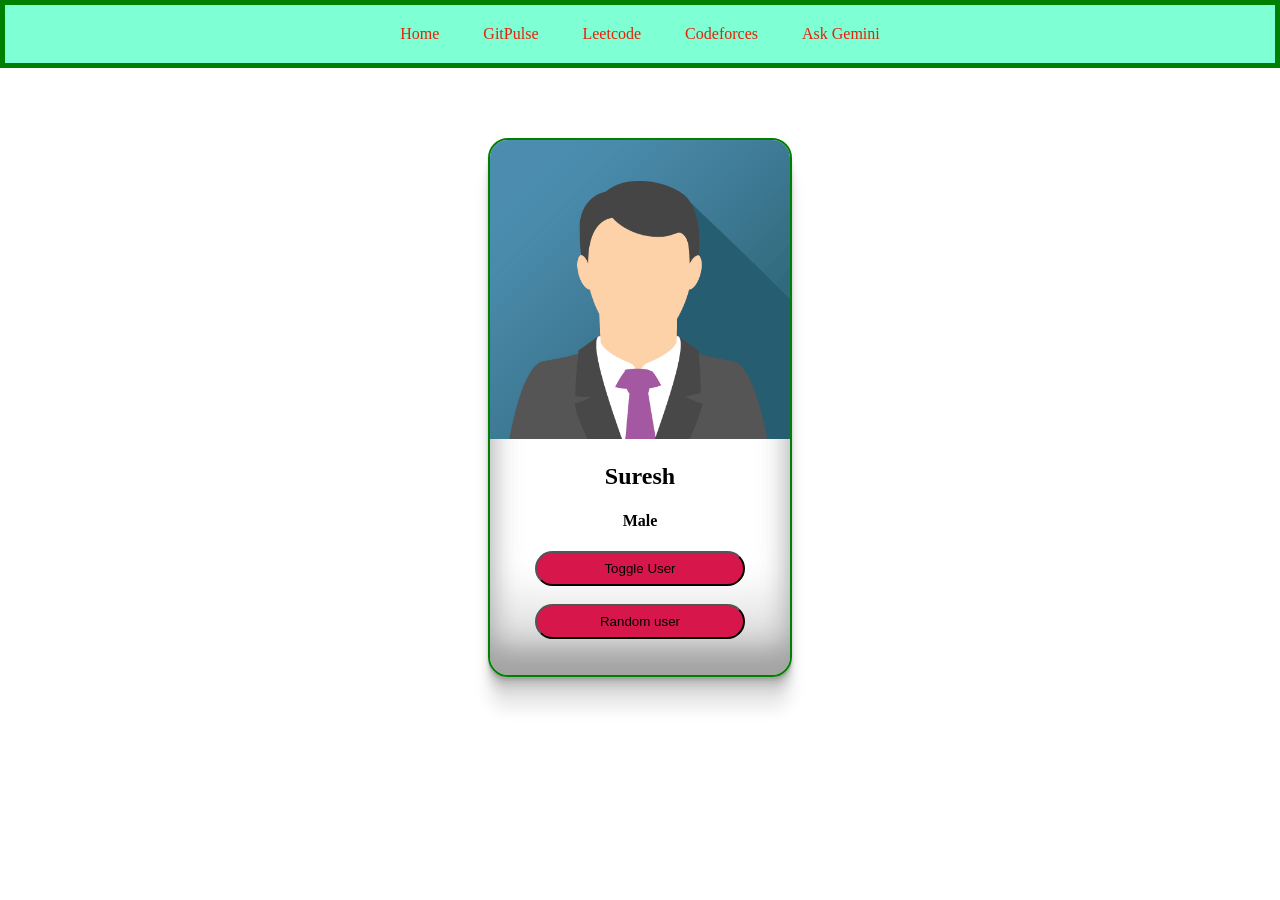
<file: index.html>
<!DOCTYPE html>
<html lang="en">

<head>
    <meta charset="UTF-8">
    <meta name="viewport" content="width=device-width, initial-scale=1.0">
    <title>Document</title>
    <link rel="stylesheet" href="index.css">

</head>

<body>
    <!-- <h1 class="ak">Hello World!</h1>
    <h1 >Hello World!</h1>
    <h1 class="ak">Hello World 3</h1>
    <a href="https://www.amazon.in/">amazon.com</a>-->
    <link rel="stylesheet" href="index.js">
    <div class="nav-bar">
        <a href="" target="_blank">Home</a>
        <a href="gitpulse.html" target="_blank">GitPulse</a>
        <a href="leetcode-stats.html" target="_blank">Leetcode</a>
        <a href="codeforces-stats.html" target="_blank">Codeforces</a>
        <a href="ask-gemini.html" target="_blank">Ask Gemini</a>
    </div>
    <div class="card">
        <img id="userimage" src="myimage.png" alt="UserName">
        <h2 id="username">Suresh</h2>
        <h4 id="usergender">Male</h4>
        <p>
            <button onclick="toggle()">Toggle User</button><br><br>
            <button onclick="random()">Random user</button>
        </p>
    </div>
    <script src="index.js"></script>

</body>

</html>
</file>
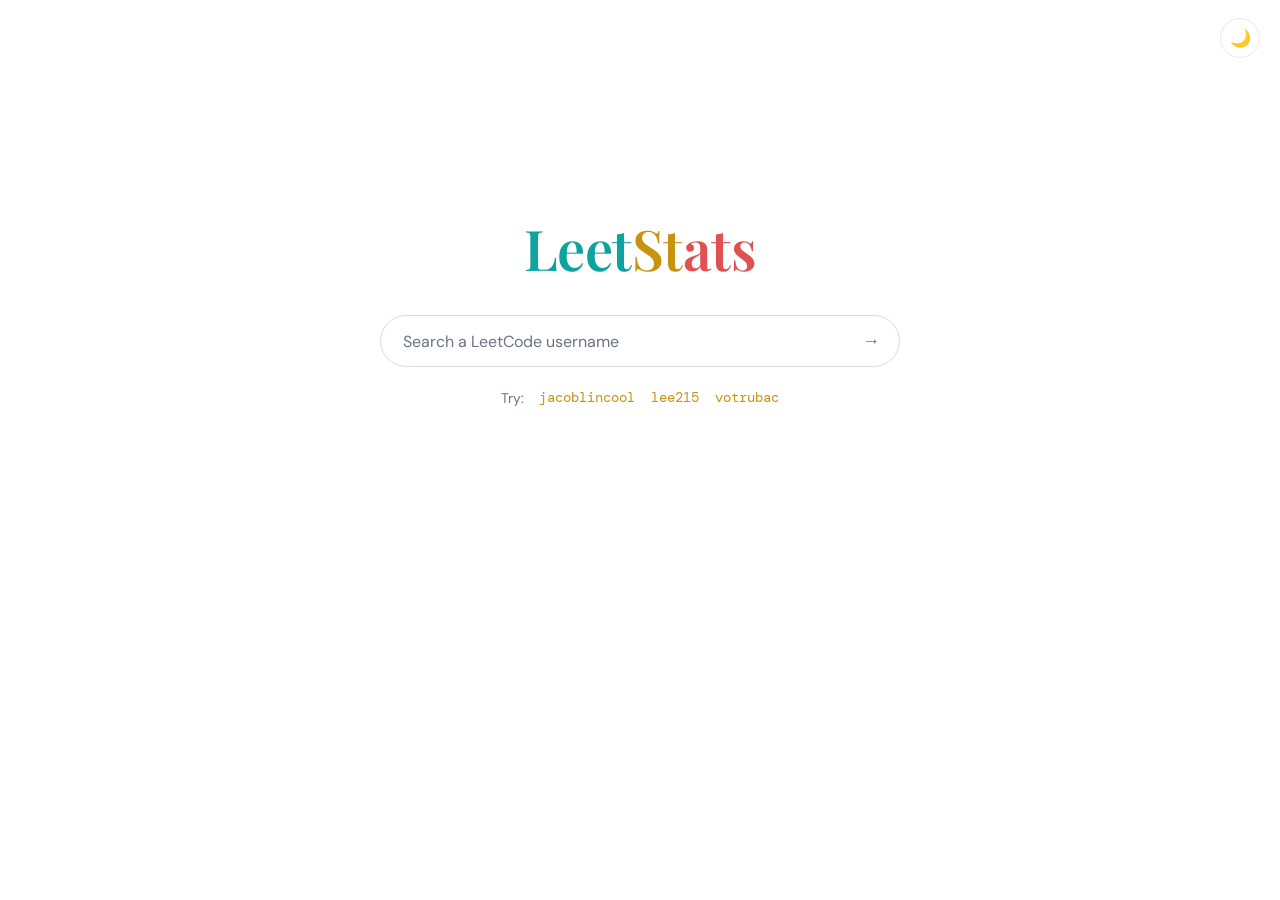
<file: leetcode-stats.html>
<!DOCTYPE html>
<html lang="en" data-theme="light">
<head>
<meta charset="UTF-8">
<meta name="viewport" content="width=device-width, initial-scale=1.0">
<title>LeetStats</title>
<link rel="preconnect" href="https://fonts.googleapis.com">
<link rel="preconnect" href="https://fonts.gstatic.com" crossorigin>
<link href="https://fonts.googleapis.com/css2?family=Playfair+Display:wght@600&family=DM+Sans:wght@400;500;700&family=DM+Mono:wght@400;500&display=swap" rel="stylesheet">
<style>
  :root, [data-theme="light"] {
    --bg: #ffffff;
    --text: #1f2328;
    --muted: #6b7280;
    --line: #e5e7eb;
    --surface: #ffffff;
    --input-border: #dadce0;
    --input-shadow: rgba(32, 33, 36, 0.12);
    --track: #f0f1f3;
    --easy: #0fa39e;
    --medium: #c8930f;
    --hard: #e05252;
    --accent: #c8930f;
    --card-shadow: 0 1px 3px rgba(32, 33, 36, 0.08), 0 8px 28px rgba(32, 33, 36, 0.06);
  }
  [data-theme="dark"] {
    --bg: #0a0b0d;
    --text: #e9e7e2;
    --muted: #8b8f98;
    --line: rgba(255, 255, 255, 0.09);
    --surface: #121418;
    --input-border: rgba(255, 255, 255, 0.14);
    --input-shadow: rgba(0, 0, 0, 0.5);
    --track: rgba(255, 255, 255, 0.08);
    --easy: #3ddad7;
    --medium: #e3b341;
    --hard: #ff6b6b;
    --accent: #e3b341;
    --card-shadow: 0 20px 50px rgba(0, 0, 0, 0.45);
  }

  * { margin: 0; padding: 0; box-sizing: border-box; }

  html, body { height: 100%; }

  body {
    background: var(--bg);
    color: var(--text);
    font-family: "DM Sans", system-ui, sans-serif;
    display: flex;
    flex-direction: column;
    align-items: center;
    transition: background 0.25s, color 0.25s;
  }

  /* theme toggle, top right */
  .theme-toggle {
    position: fixed;
    top: 18px;
    right: 20px;
    width: 40px;
    height: 40px;
    border-radius: 50%;
    border: 1px solid var(--line);
    background: var(--surface);
    color: var(--text);
    font-size: 17px;
    cursor: pointer;
    display: flex;
    align-items: center;
    justify-content: center;
    transition: background 0.25s, border-color 0.25s, transform 0.15s;
    z-index: 10;
  }
  .theme-toggle:hover { transform: scale(1.06); }
  .theme-toggle:focus-visible { outline: 2px solid var(--accent); outline-offset: 2px; }

  main {
    width: 100%;
    max-width: 640px;
    padding: 0 24px 64px;
    display: flex;
    flex-direction: column;
    align-items: center;
    /* Google-style: sits a bit above vertical center when idle */
    margin-top: clamp(96px, 24vh, 210px);
    transition: margin-top 0.45s cubic-bezier(0.3, 0.8, 0.3, 1);
  }
  body.has-result main { margin-top: 72px; }

  .wordmark {
    font-family: "Playfair Display", serif;
    font-weight: 600;
    font-size: clamp(40px, 8vw, 56px);
    letter-spacing: -0.01em;
    margin-bottom: 30px;
    user-select: none;
  }
  .wordmark .l { color: var(--easy); }
  .wordmark .e { color: var(--medium); }
  .wordmark .t { color: var(--hard); }

  /* search */
  .search {
    width: 100%;
    max-width: 520px;
    display: flex;
    align-items: center;
    gap: 12px;
    background: var(--surface);
    border: 1px solid var(--input-border);
    border-radius: 999px;
    padding: 0 8px 0 22px;
    height: 52px;
    transition: box-shadow 0.2s, border-color 0.2s, background 0.25s;
  }
  .search:focus-within {
    box-shadow: 0 2px 10px var(--input-shadow);
    border-color: transparent;
  }
  [data-theme="dark"] .search:focus-within { border-color: var(--accent); box-shadow: none; }

  .search input {
    flex: 1;
    min-width: 0;
    border: none;
    outline: none;
    background: transparent;
    color: var(--text);
    font-family: "DM Mono", monospace;
    font-size: 16px;
  }
  .search input::placeholder { color: var(--muted); font-family: "DM Sans", sans-serif; }

  .search button {
    border: none;
    background: transparent;
    color: var(--muted);
    font-size: 18px;
    width: 40px;
    height: 40px;
    border-radius: 50%;
    cursor: pointer;
    display: flex;
    align-items: center;
    justify-content: center;
    transition: color 0.15s, background 0.15s;
  }
  .search button:hover { color: var(--accent); background: var(--track); }
  .search button:focus-visible { outline: 2px solid var(--accent); outline-offset: 1px; }
  .search button:disabled { opacity: 0.45; cursor: wait; }

  .try {
    margin-top: 20px;
    font-size: 14px;
    color: var(--muted);
    display: flex;
    gap: 14px;
    align-items: center;
    flex-wrap: wrap;
    justify-content: center;
  }
  .try button {
    background: none;
    border: none;
    padding: 2px 1px;
    color: var(--accent);
    font-family: "DM Mono", monospace;
    font-size: 13.5px;
    cursor: pointer;
    border-bottom: 1px dashed transparent;
    transition: border-color 0.15s;
  }
  .try button:hover { border-bottom-color: var(--accent); }
  .try button:focus-visible { outline: 2px solid var(--accent); outline-offset: 2px; }

  /* states */
  .loader {
    margin-top: 52px;
    width: 34px; height: 34px;
    border: 3px solid var(--track);
    border-top-color: var(--accent);
    border-radius: 50%;
    animation: spin 0.8s linear infinite;
  }
  @keyframes spin { to { transform: rotate(360deg); } }

  .error {
    margin-top: 44px;
    text-align: center;
    color: var(--muted);
    font-size: 14.5px;
    line-height: 1.6;
    max-width: 420px;
  }
  .error b { color: var(--hard); font-weight: 700; display: block; margin-bottom: 4px; }

  /* card */
  .card {
    width: 100%;
    margin-top: 44px;
    background: var(--surface);
    border: 1px solid var(--line);
    border-radius: 18px;
    padding: 30px 34px;
    box-shadow: var(--card-shadow);
    animation: rise 0.45s cubic-bezier(0.2, 0.7, 0.3, 1) both;
    transition: background 0.25s, border-color 0.25s;
  }
  @keyframes rise {
    from { opacity: 0; transform: translateY(14px); }
    to   { opacity: 1; transform: translateY(0); }
  }

  .card-head {
    display: flex;
    justify-content: space-between;
    align-items: baseline;
    gap: 10px;
    flex-wrap: wrap;
    margin-bottom: 26px;
  }
  .card-head a {
    font-family: "Playfair Display", serif;
    font-size: 23px;
    font-weight: 600;
    color: var(--text);
    text-decoration: none;
  }
  .card-head a:hover { color: var(--accent); }
  .card-head .rank {
    font-family: "DM Mono", monospace;
    font-size: 13px;
    color: var(--muted);
  }
  .card-head .rank b { color: var(--accent); font-weight: 500; }

  .card-body {
    display: grid;
    grid-template-columns: 168px 1fr;
    gap: 34px;
    align-items: center;
  }

  .ring-wrap { position: relative; width: 168px; height: 168px; margin: 0 auto; }
  .ring-wrap svg { transform: rotate(-90deg); display: block; }
  .ring-track { fill: none; stroke: var(--track); stroke-width: 9; }
  .ring-fill {
    fill: none;
    stroke: var(--accent);
    stroke-width: 9;
    stroke-linecap: round;
    transition: stroke-dashoffset 1.1s cubic-bezier(0.3, 0.8, 0.3, 1), stroke 0.25s;
  }
  .ring-center {
    position: absolute; inset: 0;
    display: flex; flex-direction: column;
    align-items: center; justify-content: center;
  }
  .ring-center .big {
    font-family: "DM Mono", monospace;
    font-size: 36px;
    line-height: 1;
  }
  .ring-center .small {
    color: var(--muted);
    font-size: 11.5px;
    margin-top: 6px;
    letter-spacing: 0.06em;
    text-transform: uppercase;
  }

  .bars { display: flex; flex-direction: column; gap: 18px; }
  .bar-top {
    display: flex;
    justify-content: space-between;
    align-items: baseline;
    margin-bottom: 7px;
  }
  .bar-top .label {
    font-size: 12.5px;
    font-weight: 700;
    letter-spacing: 0.09em;
    text-transform: uppercase;
  }
  .bar-top .nums {
    font-family: "DM Mono", monospace;
    font-size: 13px;
    color: var(--muted);
  }
  .bar-top .nums b { color: var(--text); font-weight: 500; }
  .bar-track { height: 7px; border-radius: 99px; background: var(--track); overflow: hidden; }
  .bar-fill { height: 100%; width: 0; border-radius: 99px; transition: width 1.1s cubic-bezier(0.3, 0.8, 0.3, 1); }
  .easy   .label { color: var(--easy); }   .easy   .bar-fill { background: var(--easy); }
  .medium .label { color: var(--medium); } .medium .bar-fill { background: var(--medium); }
  .hard   .label { color: var(--hard); }   .hard   .bar-fill { background: var(--hard); }

  .hidden { display: none !important; }

  @media (max-width: 540px) {
    .card { padding: 24px 20px; }
    .card-body { grid-template-columns: 1fr; gap: 26px; }
  }

  @media (prefers-reduced-motion: reduce) {
    * { animation: none !important; transition: none !important; }
  }
</style>
</head>
<body>
  <button class="theme-toggle" id="theme-toggle" aria-label="Switch theme" title="Switch theme">🌙</button>

  <main>
    <h1 class="wordmark"><span class="l">Leet</span><span class="e">St</span><span class="t">ats</span></h1>

    <div class="search">
      <input id="username" type="text" placeholder="Search a LeetCode username" autocomplete="off" spellcheck="false" aria-label="LeetCode username">
      <button id="go" aria-label="Fetch stats" title="Fetch stats">→</button>
    </div>

    <div class="try">
      <span>Try:</span>
      <button data-u="jacoblincool">jacoblincool</button>
      <button data-u="lee215">lee215</button>
      <button data-u="votrubac">votrubac</button>
    </div>

    <div id="loading" class="loader hidden" role="status" aria-label="Loading"></div>

    <div id="error" class="error hidden" role="alert">
      <b>Couldn't fetch that profile</b>
      <span id="error-msg"></span>
    </div>

    <section id="card" class="card hidden" aria-live="polite">
      <div class="card-head">
        <a id="profile-link" href="#" target="_blank" rel="noopener"></a>
        <span class="rank">Rank <b id="ranking">—</b></span>
      </div>
      <div class="card-body">
        <div class="ring-wrap">
          <svg width="168" height="168" viewBox="0 0 168 168" aria-hidden="true">
            <circle class="ring-track" cx="84" cy="84" r="74"></circle>
            <circle class="ring-fill" id="ring" cx="84" cy="84" r="74"></circle>
          </svg>
          <div class="ring-center">
            <div class="big" id="total-solved">0</div>
            <div class="small" id="total-label">solved</div>
          </div>
        </div>
        <div class="bars">
          <div class="bar-row easy">
            <div class="bar-top"><span class="label">Easy</span>
              <span class="nums"><b id="easy-solved">0</b> / <span id="easy-total">0</span></span></div>
            <div class="bar-track"><div class="bar-fill" id="easy-bar"></div></div>
          </div>
          <div class="bar-row medium">
            <div class="bar-top"><span class="label">Medium</span>
              <span class="nums"><b id="medium-solved">0</b> / <span id="medium-total">0</span></span></div>
            <div class="bar-track"><div class="bar-fill" id="medium-bar"></div></div>
          </div>
          <div class="bar-row hard">
            <div class="bar-top"><span class="label">Hard</span>
              <span class="nums"><b id="hard-solved">0</b> / <span id="hard-total">0</span></span></div>
            <div class="bar-track"><div class="bar-fill" id="hard-bar"></div></div>
          </div>
        </div>
      </div>
    </section>
  </main>

<script>
(function () {
  "use strict";

  /* ---------- theme ---------- */
  var root = document.documentElement;
  var toggle = document.getElementById("theme-toggle");
  var prefersDark = window.matchMedia("(prefers-color-scheme: dark)").matches;
  setTheme(prefersDark ? "dark" : "light");

  function setTheme(t) {
    root.setAttribute("data-theme", t);
    toggle.textContent = t === "dark" ? "☀️" : "🌙";
  }
  toggle.addEventListener("click", function () {
    setTheme(root.getAttribute("data-theme") === "dark" ? "light" : "dark");
  });

  /* ---------- elements ---------- */
  var input = document.getElementById("username");
  var goBtn = document.getElementById("go");
  var loadingEl = document.getElementById("loading");
  var errorEl = document.getElementById("error");
  var errorMsg = document.getElementById("error-msg");
  var cardEl = document.getElementById("card");

  var RING_R = 74;
  var RING_C = 2 * Math.PI * RING_R;
  var ring = document.getElementById("ring");
  ring.setAttribute("stroke-dasharray", RING_C);
  ring.setAttribute("stroke-dashoffset", RING_C);

  /* ---------- data sources (tried in order) ---------- */
  var SOURCES = [
    {
      url: function (u) { return "https://leetcode-api-faisalshohag.vercel.app/" + encodeURIComponent(u); },
      parse: function (d) {
        if (!d || d.errors || d.totalSolved === undefined) return null;
        return pick(d);
      }
    },
    {
      url: function (u) { return "https://alfa-leetcode-api.onrender.com/userProfile/" + encodeURIComponent(u); },
      parse: function (d) {
        if (!d || d.errors || d.totalSolved === undefined) return null;
        return pick(d);
      }
    },
    {
      url: function (u) { return "https://leetcode-stats-api.herokuapp.com/" + encodeURIComponent(u); },
      parse: function (d) {
        if (!d || d.status !== "success") return null;
        return pick(d);
      }
    }
  ];

  function pick(d) {
    return {
      totalSolved: d.totalSolved, totalQuestions: d.totalQuestions,
      easySolved: d.easySolved, totalEasy: d.totalEasy,
      mediumSolved: d.mediumSolved, totalMedium: d.totalMedium,
      hardSolved: d.hardSolved, totalHard: d.totalHard,
      ranking: d.ranking
    };
  }

  function fetchWithTimeout(url, ms) {
    var ctrl = new AbortController();
    var t = setTimeout(function () { ctrl.abort(); }, ms);
    return fetch(url, { signal: ctrl.signal })
      .then(function (r) { return r.json(); })
      .finally(function () { clearTimeout(t); });
  }

  function fetchStats(username) {
    var i = 0;
    function tryNext() {
      if (i >= SOURCES.length) return Promise.reject(new Error("all sources failed"));
      var src = SOURCES[i++];
      return fetchWithTimeout(src.url(username), 12000)
        .then(function (json) {
          var parsed = src.parse(json);
          return parsed || tryNext();
        })
        .catch(function () { return tryNext(); });
    }
    return tryNext();
  }

  /* ---------- rendering ---------- */
  function fmt(n) {
    if (n === null || n === undefined || isNaN(n)) return "—";
    return Number(n).toLocaleString("en-US");
  }

  function countUp(el, target, ms) {
    var reduce = window.matchMedia("(prefers-reduced-motion: reduce)").matches;
    if (reduce || !target) { el.textContent = fmt(target || 0); return; }
    var start = performance.now();
    (function step(now) {
      var p = Math.min(((now || performance.now()) - start) / ms, 1);
      var eased = 1 - Math.pow(1 - p, 3);
      el.textContent = fmt(Math.round(target * eased));
      if (p < 1) requestAnimationFrame(step);
    })();
  }

  function setBar(id, solved, total) {
    var pct = total > 0 ? (solved / total) * 100 : 0;
    document.getElementById(id).style.width = Math.max(pct, solved > 0 ? 2 : 0) + "%";
  }

  function render(username, s) {
    var link = document.getElementById("profile-link");
    link.textContent = username;
    link.href = "https://leetcode.com/u/" + encodeURIComponent(username) + "/";

    document.getElementById("ranking").textContent = "#" + fmt(s.ranking);
    document.getElementById("total-label").textContent = "of " + fmt(s.totalQuestions);
    document.getElementById("easy-solved").textContent = fmt(s.easySolved);
    document.getElementById("easy-total").textContent = fmt(s.totalEasy);
    document.getElementById("medium-solved").textContent = fmt(s.mediumSolved);
    document.getElementById("medium-total").textContent = fmt(s.totalMedium);
    document.getElementById("hard-solved").textContent = fmt(s.hardSolved);
    document.getElementById("hard-total").textContent = fmt(s.totalHard);

    document.body.classList.add("has-result");
    cardEl.classList.remove("hidden");

    requestAnimationFrame(function () {
      requestAnimationFrame(function () {
        countUp(document.getElementById("total-solved"), s.totalSolved, 1100);
        var pct = s.totalQuestions > 0 ? s.totalSolved / s.totalQuestions : 0;
        ring.setAttribute("stroke-dashoffset", RING_C * (1 - pct));
        setBar("easy-bar", s.easySolved, s.totalEasy);
        setBar("medium-bar", s.mediumSolved, s.totalMedium);
        setBar("hard-bar", s.hardSolved, s.totalHard);
      });
    });
  }

  function resetCard() {
    ring.setAttribute("stroke-dashoffset", RING_C);
    ["easy-bar", "medium-bar", "hard-bar"].forEach(function (id) {
      document.getElementById(id).style.width = "0";
    });
    document.getElementById("total-solved").textContent = "0";
  }

  /* ---------- flow ---------- */
  var busy = false;

  function lookup(username) {
    username = (username || "").trim();
    if (!username || busy) return;
    busy = true;

    input.value = username;
    goBtn.disabled = true;
    errorEl.classList.add("hidden");
    cardEl.classList.add("hidden");
    resetCard();
    loadingEl.classList.remove("hidden");

    fetchStats(username)
      .then(function (stats) {
        loadingEl.classList.add("hidden");
        render(username, stats);
      })
      .catch(function () {
        loadingEl.classList.add("hidden");
        errorMsg.textContent = 'No stats found for "' + username +
          '". Check the spelling, or the public stats APIs may be briefly busy — try again in a moment.';
        errorEl.classList.remove("hidden");
      })
      .finally(function () {
        goBtn.disabled = false;
        busy = false;
      });
  }

  goBtn.addEventListener("click", function () { lookup(input.value); });
  input.addEventListener("keydown", function (e) { if (e.key === "Enter") lookup(input.value); });
  document.querySelectorAll(".try button").forEach(function (b) {
    b.addEventListener("click", function () { lookup(b.dataset.u); });
  });
})();
</script>
</body>
</html>
</file>
<file: index.css>
.ak{
   color: brown;
}
.nav-bar{
    border-color: green;
    border-width: 5px;
    border-style: solid;
    background-color: aquamarine;
    padding: 20px;
    text-align: center ;
}
.nav-bar a{
     padding:20px;
     text-decoration: none;
     text-size-adjust: inherit;
     color:rgb(232, 33, 7);
}
.nav-bar a:hover{
    background-color: blue;
    text-decoration: underline;
}
body{
    margin: auto;
}
.card{
    width:300px;
    border: 2px,solid,green;
    text-align: center;
    margin-left:auto;
    margin-right:auto;
    margin-top:70px;
    border-radius:20px ;
    overflow: hidden;
    padding-bottom: 20px;
    box-shadow: rgba(0, 0, 0, 0.17) 0px -23px 25px 0px inset, rgba(0, 0, 0, 0.15) 0px -36px 30px 0px inset, rgba(0, 0, 0, 0.1) 0px -79px 40px 0px inset, rgba(0, 0, 0, 0.06) 0px 2px 1px, rgba(0, 0, 0, 0.09) 0px 4px 2px, rgba(0, 0, 0, 0.09) 0px 8px 4px, rgba(0, 0, 0, 0.09) 0px 16px 8px, rgba(0, 0, 0, 0.09) 0px 32px 16px;
}
.card img{
    width:300px;
}
.card button{
    width:70%;
    padding: 8px;
    border-radius: 50px;
    background-color: rgb(215, 23, 75);
}
.card button:hover{
    cursor: pointer;
    background-color: rgb(246, 233, 233);
}
</file>
